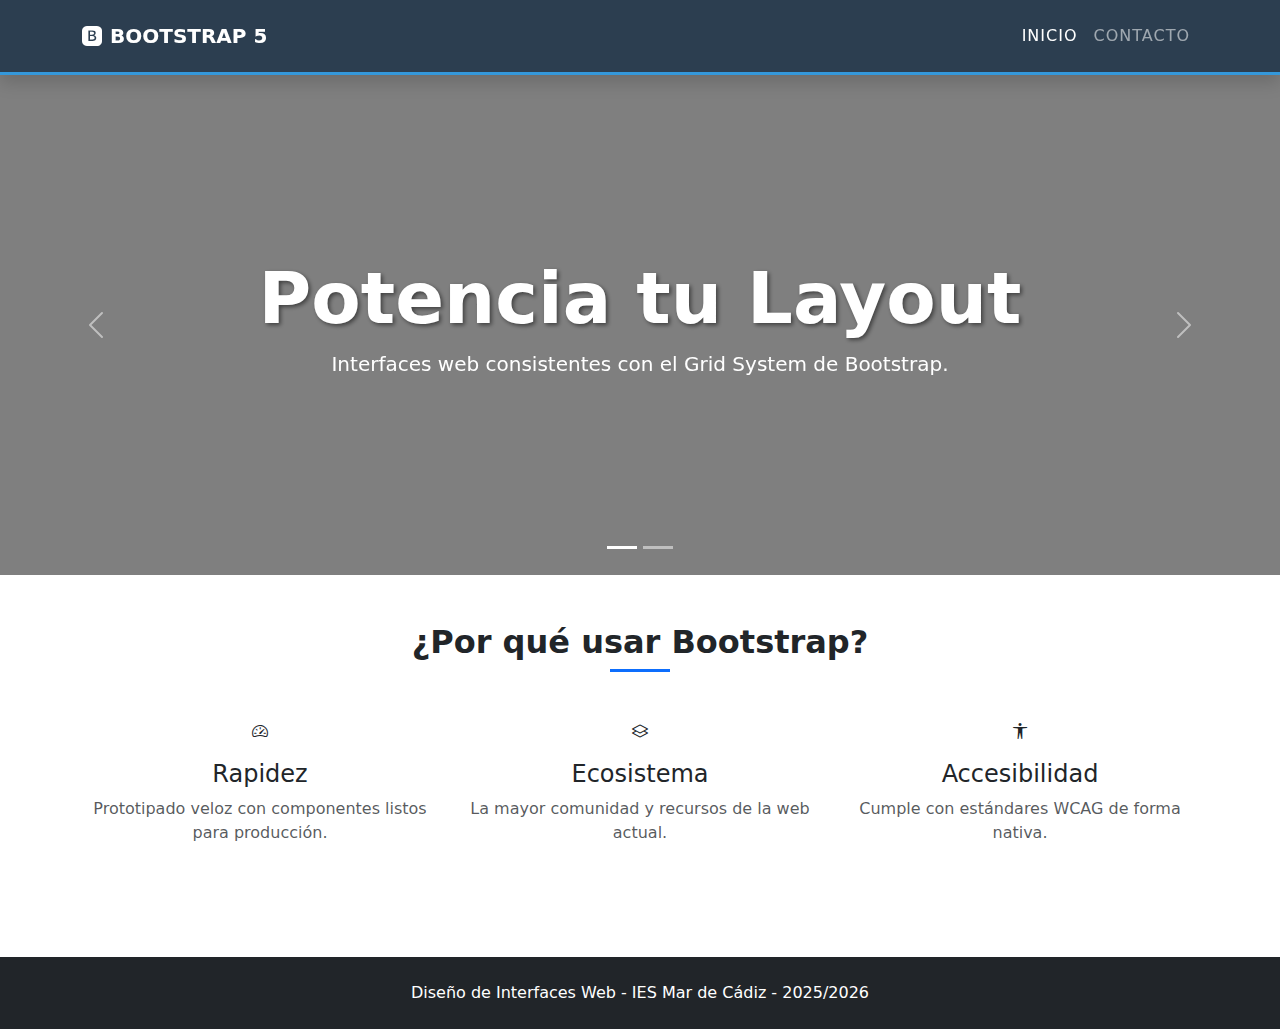
<file: bootstrap.html>
<!DOCTYPE html>
<html lang="es">

<head>
  <meta charset="UTF-8" />
  <meta name="viewport" content="width=device-width, initial-scale=1.0" />
  <title>Bootstrap Pro - IES Mar de Cádiz</title>
  <link href="https://cdn.jsdelivr.net/npm/bootstrap@5.3.3/dist/css/bootstrap.min.css" rel="stylesheet" />
  <link rel="stylesheet" href="https://cdn.jsdelivr.net/npm/bootstrap-icons@1.11.3/font/bootstrap-icons.min.css" />
  <link rel="stylesheet" href="estilos.css" />
</head>

<body>
  <nav class="navbar navbar-expand-lg navbar-dark bg-dark sticky-top shadow">
    <div class="container">
      <a class="navbar-brand fw-bold" href="bootstrap.html"><i class="bi bi-bootstrap-fill me-2"></i>BOOTSTRAP 5</a>
      <button class="navbar-toggler" type="button" data-bs-toggle="collapse" data-bs-target="#mainNav">
        <span class="navbar-toggler-icon"></span>
      </button>
      <div class="collapse navbar-collapse" id="mainNav">
        <ul class="navbar-nav ms-auto">
          <li class="nav-item">
            <a class="nav-link active" href="bootstrap.html">Inicio</a>
          </li>
          <li class="nav-item">
            <a class="nav-link" href="contacto.html">Contacto</a>
          </li>
        </ul>
      </div>
    </div>
  </nav>

  <div id="heroSlider" class="carousel slide" data-bs-ride="carousel">
    <div class="carousel-indicators">
      <button type="button" data-bs-target="#heroSlider" data-bs-slide-to="0" class="active"></button>
      <button type="button" data-bs-target="#heroSlider" data-bs-slide-to="1"></button>
    </div>

    <div class="carousel-inner">
      <div class="carousel-item active"
        style="background: linear-gradient(rgba(0,0,0,0.5), rgba(0,0,0,0.5)), url('https://www.famousbirthdays.com/faces/papriiiii-image.jpg'); background-size: cover; background-position: center;">
        <div class="container d-flex align-items-center justify-content-center text-center" style="min-height: 500px;">
          <div class="text-white">
            <h1 class="display-2 fw-bold">Potencia tu Layout</h1>
            <p class="lead">Interfaces web consistentes con el Grid System de Bootstrap.</p>
          </div>
        </div>
      </div>

      <div class="carousel-item"
        style="background: linear-gradient(rgba(0,0,0,0.5), rgba(0,0,0,0.5)), url('https://media.cnn.com/api/v1/images/stellar/prod/cnne-212344-monkey-selfie.jpeg?c=16x9&q=w_800,c_fill'); background-size: cover; background-position: center;">
        <div class="container d-flex align-items-center justify-content-center text-center" style="min-height: 500px;">
          <div class="text-white">
            <h1 class="display-2 fw-bold">100% Responsivo</h1>
            <p class="lead">Tu contenido se adapta de móviles a monitores Ultrawide.</p>
          </div>
        </div>
      </div>
    </div>

    <button class="carousel-control-prev" type="button" data-bs-target="#heroSlider" data-bs-slide="prev">
      <span class="carousel-control-prev-icon" aria-hidden="true"></span>
      <span class="visually-hidden">Anterior</span>
    </button>
    <button class="carousel-control-next" type="button" data-bs-target="#heroSlider" data-bs-slide="next">
      <span class="carousel-control-next-icon" aria-hidden="true"></span>
      <span class="visually-hidden">Siguiente</span>
    </button>
  </div>

  <section class="container py-5">
    <div class="text-center mb-5">
      <h2 class="fw-bold">¿Por qué usar Bootstrap?</h2>
      <div class="mx-auto bg-primary" style="height: 3px; width: 60px"></div>
    </div>
    <div class="row g-4">
      <div class="col-md-4 text-center">
        <i class="bi bi-speedometer2 feature-icon"></i>
        <h4 class="mt-3">Rapidez</h4>
        <p class="text-muted">
          Prototipado veloz con componentes listos para producción.
        </p>
      </div>
      <div class="col-md-4 text-center">
        <i class="bi bi-layers feature-icon"></i>
        <h4 class="mt-3">Ecosistema</h4>
        <p class="text-muted">
          La mayor comunidad y recursos de la web actual.
        </p>
      </div>
      <div class="col-md-4 text-center">
        <i class="bi bi-universal-access feature-icon"></i>
        <h4 class="mt-3">Accesibilidad</h4>
        <p class="text-muted">Cumple con estándares WCAG de forma nativa.</p>
      </div>
    </div>
  </section>

  <footer class="bg-dark text-white py-4 mt-5">
    <div class="container text-center">
      <p class="mb-0">
        Diseño de Interfaces Web - IES Mar de Cádiz - 2025/2026
      </p>
    </div>
  </footer>

  <script src="https://cdn.jsdelivr.net/npm/bootstrap@5.3.3/dist/js/bootstrap.bundle.min.js"></script>
</body>

</html>
</file>
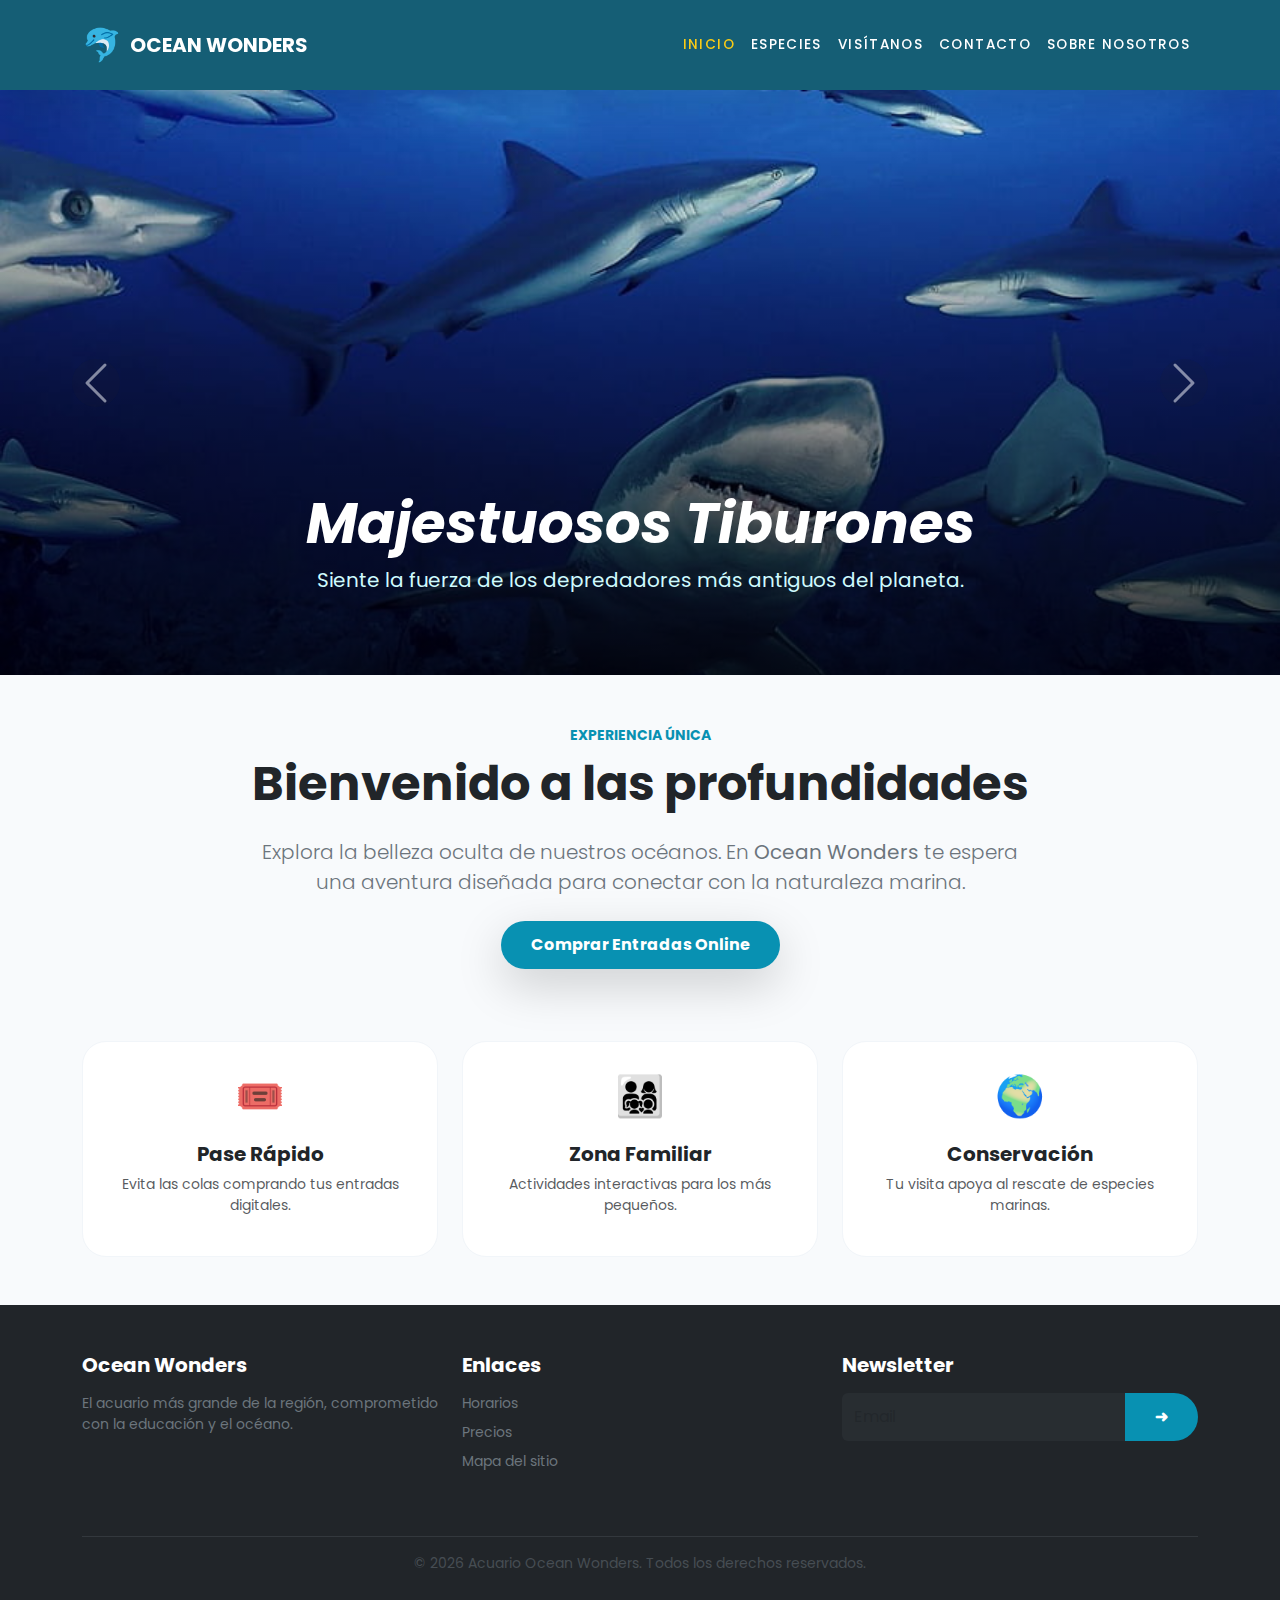
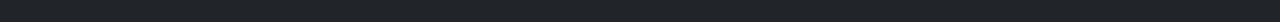
<file: Bootstrap/bootstrap.html>
<!DOCTYPE html>
<html lang="es">

<head>
  <meta charset="utf-8" />
  <meta name="viewport" content="width=device-width, initial-scale=1" />
  <title>Acuario Ocean Wonders - Inicio</title>

  <link href="https://cdn.jsdelivr.net/npm/bootstrap@5.3.2/dist/css/bootstrap.min.css" rel="stylesheet">
  <link href="https://fonts.googleapis.com/css2?family=Poppins:wght@300;400;600;700&display=swap" rel="stylesheet" />

  <style>
    body {
      font-family: 'Poppins', sans-serif;
      background-color: #f8fafc;
    }

    /* Colores personalizados para emular el diseño original */
    .bg-cyan-800 {
      background-color: #155e75 !important;
    }

    .bg-cyan-600 {
      background-color: #0891b2 !important;
    }

    .text-cyan-600 {
      color: #0891b2 !important;
    }

    .text-cyan-100 {
      color: #cffafe !important;
    }

    .btn-cyan {
      background-color: #0891b2;
      color: white;
      border-radius: 50px;
      padding: 12px 30px;
      font-weight: bold;
      border: none;
    }

    .btn-cyan:hover {
      background-color: #0e7490;
      color: white;
      box-shadow: 0 10px 15px -3px rgba(6, 182, 212, 0.2);
    }

    /* Carrusel personalizado */
    .carousel-item {
      height: 65vh;
      min-height: 400px;
    }

    .carousel-item img {
      height: 100%;
      object-fit: cover;
    }

    .overlay-gradiente {
      background: linear-gradient(to top, rgba(0, 0, 0, 0.8) 0%, transparent 100%);
      position: absolute;
      top: 0;
      left: 0;
      right: 0;
      bottom: 0;
      display: flex;
      align-items: flex-end;
      justify-content: center;
      padding-bottom: 4rem;
    }

    /* Navbar styling */
    .nav-link {
      text-transform: uppercase;
      letter-spacing: 0.1em;
      font-size: 0.85rem;
      font-weight: 500;
      color: white !important;
    }

    .nav-link:hover,
    .nav-link.active {
      color: #facc15 !important;
      /* Yellow 400 */
    }

    .card-custom {
      border-radius: 1.5rem;
      border: 1px solid #f1f5f9;
      transition: all 0.3s ease;
    }

    .card-custom:hover {
      box-shadow: 0 10px 15px -3px rgba(0, 0, 0, 0.1);
    }
  </style>
</head>

<body class="d-flex flex-column min-vh-100">

  <nav class="navbar navbar-expand-lg navbar-dark bg-cyan-800 sticky-top shadow-lg py-3">
    <div class="container">
      <a class="navbar-brand d-flex align-items-center" href="#">
        <span class="fs-2 me-2">🐬</span>
        <span class="fw-bold text-uppercase tracking-tighter">Ocean Wonders</span>
      </a>

      <button class="navbar-toggler border-0 shadow-none" type="button" data-bs-toggle="collapse"
        data-bs-target="#navbarNav">
        <span class="navbar-toggler-icon"></span>
      </button>

      <div class="collapse navbar-collapse" id="navbarNav">
        <ul class="navbar-nav ms-auto text-center">
          <li class="nav-item">
            <a class="nav-link active" href="#">Inicio</a>
          </li>
          <li class="nav-item">
            <a class="nav-link" href="#">Especies</a>
          </li>
          <li class="nav-item">
            <a class="nav-link" href="#">Visítanos</a>
          </li>
          <li class="nav-item">
            <a class="nav-link" href="#">Contacto</a>
          </li>
          <li class="nav-item">
            <a class="nav-link" href="#">Sobre Nosotros</a>
          </li>
        </ul>
      </div>
    </div>
  </nav>

  <div id="carouselExample" class="carousel slide carousel-fade" data-bs-ride="carousel">
    <div class="carousel-inner">
      <div class="carousel-item active" data-bs-interval="6000">
        <img src="tiburonesFondo.jpg" class="d-block w-100" alt="Tiburones">
        <div class="overlay-gradiente">
          <div class="text-center px-3">
            <h3 class="display-4 fw-bold text-white fst-italic">Majestuosos Tiburones</h3>
            <p class="text-cyan-100 fs-5">Siente la fuerza de los depredadores más antiguos del planeta.</p>
          </div>
        </div>
      </div>
      <div class="carousel-item" data-bs-interval="6000">
        <img src="arrecifeFondo.jpg" class="d-block w-100" alt="Arrecifes">
        <div class="overlay-gradiente">
          <div class="text-center px-3">
            <h3 class="display-4 fw-bold text-white fst-italic">Arrecifes de Cristal</h3>
            <p class="text-cyan-100 fs-5">Un ecosistema lleno de color y vida microscópica.</p>
          </div>
        </div>
      </div>
    </div>
    <button class="carousel-control-prev" type="button" data-bs-target="#carouselExample" data-bs-slide="prev">
      <span class="carousel-control-prev-icon p-4 bg-dark bg-opacity-25 rounded-circle"></span>
    </button>
    <button class="carousel-control-next" type="button" data-bs-target="#carouselExample" data-bs-slide="next">
      <span class="carousel-control-next-icon p-4 bg-dark bg-opacity-25 rounded-circle"></span>
    </button>
  </div>

  <main class="container py-5 flex-grow-1">

    <section class="text-center mx-auto mb-5" style="max-width: 800px;">
      <span class="text-cyan-600 fw-bold text-uppercase small tracking-widest">Experiencia Única</span>
      <h2 class="display-5 fw-bold text-dark mt-2 mb-4">Bienvenido a las profundidades</h2>
      <p class="lead text-secondary mb-4">
        Explora la belleza oculta de nuestros océanos. En <strong>Ocean Wonders</strong> te espera una aventura diseñada
        para conectar con la naturaleza marina.
      </p>
      <a href="#" class="btn btn-cyan shadow-lg">
        Comprar Entradas Online
      </a>
    </section>

    <div class="row g-4 mt-4">
      <div class="col-md-4">
        <div class="card card-custom h-100 p-4 text-center">
          <div class="fs-1 mb-3">🎟️</div>
          <h4 class="fw-bold h5">Pase Rápido</h4>
          <p class="text-muted small">Evita las colas comprando tus entradas digitales.</p>
        </div>
      </div>
      <div class="col-md-4">
        <div class="card card-custom h-100 p-4 text-center">
          <div class="fs-1 mb-3">👨‍👩‍👧‍👦</div>
          <h4 class="fw-bold h5">Zona Familiar</h4>
          <p class="text-muted small">Actividades interactivas para los más pequeños.</p>
        </div>
      </div>
      <div class="col-md-4">
        <div class="card card-custom h-100 p-4 text-center">
          <div class="fs-1 mb-3">🌍</div>
          <h4 class="fw-bold h5">Conservación</h4>
          <p class="text-muted small">Tu visita apoya al rescate de especies marinas.</p>
        </div>
      </div>
    </div>
  </main>

  <footer class="bg-dark text-secondary py-5 px-3">
    <div class="container">
      <div class="row g-4">
        <div class="col-md-4 text-center text-md-start">
          <h5 class="text-white fw-bold mb-3">Ocean Wonders</h5>
          <p class="small">El acuario más grande de la región, comprometido con la educación y el océano.</p>
        </div>
        <div class="col-md-4 text-center text-md-start">
          <h5 class="text-white fw-bold mb-3">Enlaces</h5>
          <ul class="list-unstyled small">
            <li class="mb-2"><a href="#" class="text-decoration-none text-secondary">Horarios</a></li>
            <li class="mb-2"><a href="#" class="text-decoration-none text-secondary">Precios</a></li>
            <li class="mb-2"><a href="#" class="text-decoration-none text-secondary">Mapa del sitio</a></li>
          </ul>
        </div>
        <div class="col-md-4">
          <h5 class="text-white fw-bold mb-3 text-center text-md-start">Newsletter</h5>
          <div class="input-group">
            <input type="email" class="form-control bg-secondary bg-opacity-10 border-0 text-white shadow-none"
              placeholder="Email">
            <button class="btn btn-cyan" type="button">➜</button>
          </div>
        </div>
      </div>
      <hr class="mt-5 border-secondary">
      <div class="text-center small opacity-50">
        &copy; 2026 Acuario Ocean Wonders. Todos los derechos reservados.
      </div>
    </div>
  </footer>

  <script src="https://cdn.jsdelivr.net/npm/bootstrap@5.3.2/dist/js/bootstrap.bundle.min.js"></script>
</body>

</html>
</file>
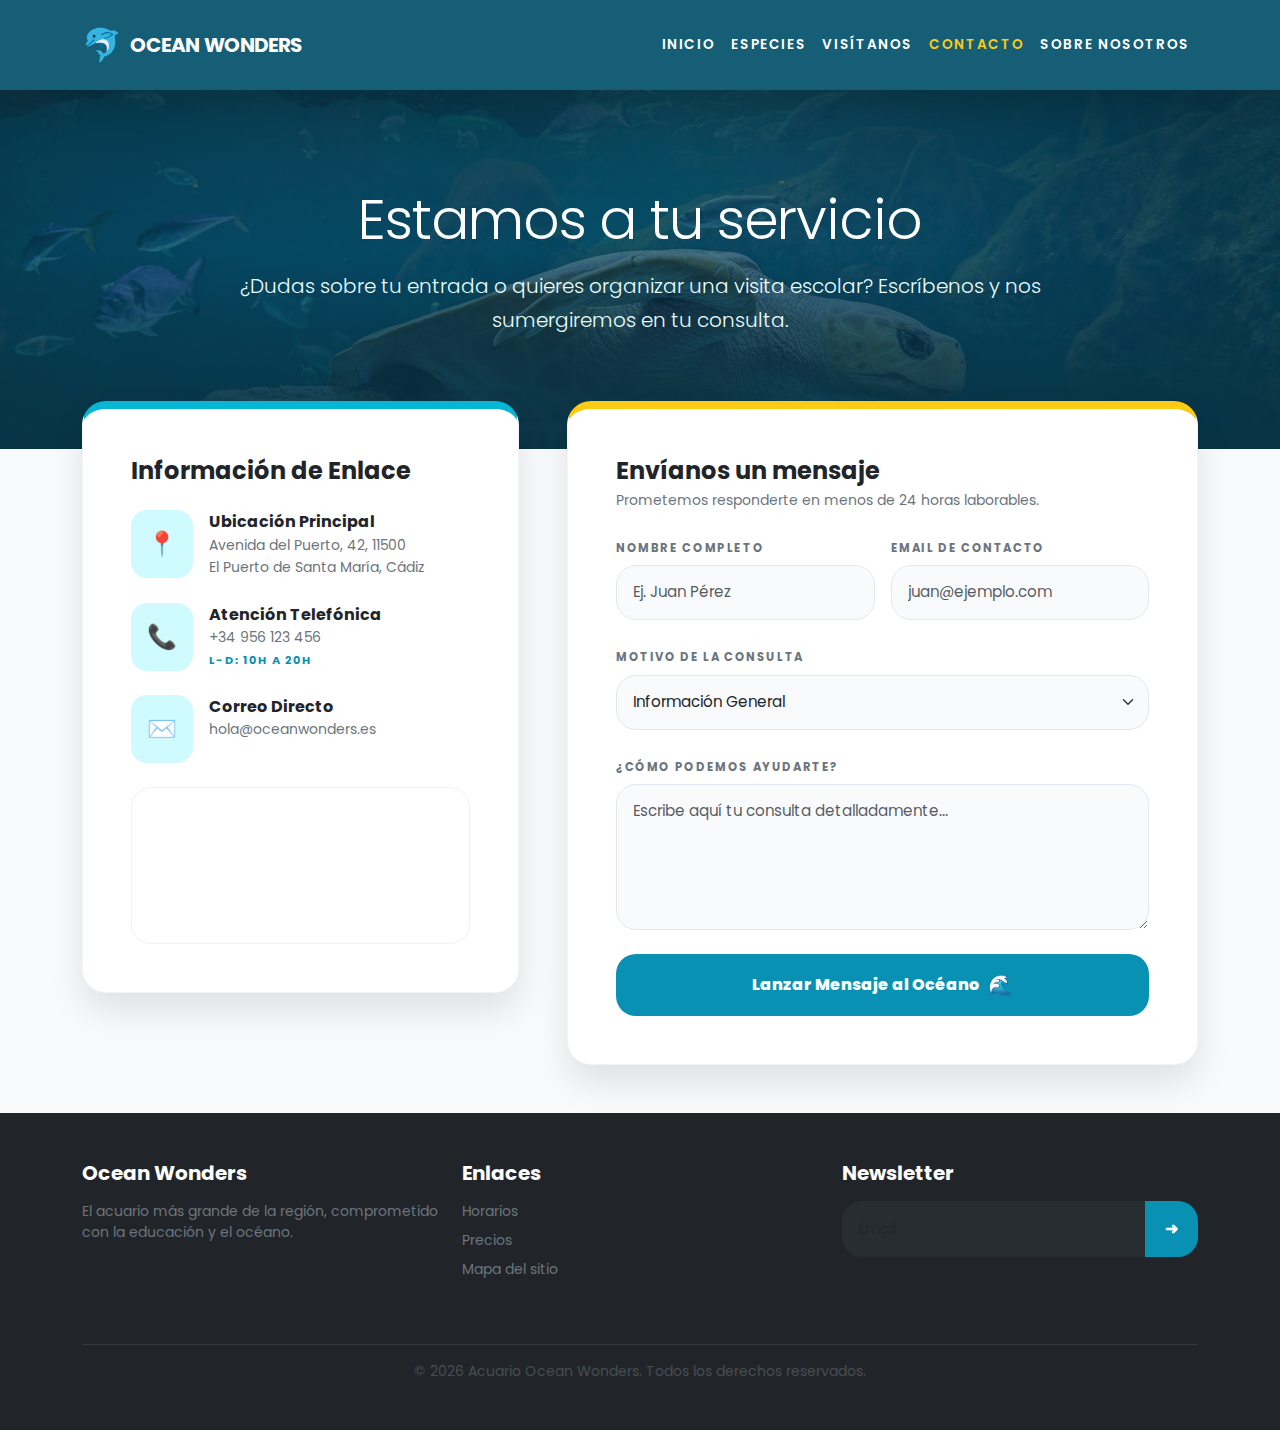
<file: Bootstrap/contacto.html>
<!DOCTYPE html>
<html lang="es">

<head>
  <meta charset="UTF-8" />
  <meta name="viewport" content="width=device-width, initial-scale=1.0" />
  <title>Contacto - Ocean Wonders</title>

  <!-- Bootstrap -->
  <link href="https://cdn.jsdelivr.net/npm/bootstrap@5.3.3/dist/css/bootstrap.min.css" rel="stylesheet" />
  <!-- Fuente -->
  <link href="https://fonts.googleapis.com/css2?family=Poppins:wght@300;400;600;700&display=swap" rel="stylesheet" />

  <style>
    body {
      font-family: 'Poppins', sans-serif;
      background-color: #f8fafc;
    }

    /* Paleta Ocean */
    .bg-cyan-800 {
      background-color: #155e75 !important;
    }

    .bg-cyan-900 {
      background-color: #083344 !important;
    }

    .bg-cyan-600 {
      background-color: #0891b2 !important;
    }

    .text-cyan-50 {
      color: #ecfeff !important;
    }

    .text-cyan-100 {
      color: #cffafe !important;
    }

    /* Navbar links estilo Ocean */
    .nav-link {
      text-transform: uppercase;
      letter-spacing: 0.12em;
      font-size: 0.85rem;
      font-weight: 600;
      color: #fff !important;
    }

    .nav-link:hover,
    .nav-link.active {
      color: #facc15 !important;
    }

    /* HERO con imagen + overlay */
    .hero {
      position: relative;
      padding: 6rem 0;
      overflow: hidden;
      color: #fff;
      background-color: #083344;
    }

    .hero-bg {
      position: absolute;
      inset: 0;
      z-index: 0;
    }

    .hero-bg img {
      width: 100%;
      height: 100%;
      object-fit: cover;
      opacity: 0.40;
    }

    .hero-bg::after {
      content: "";
      position: absolute;
      inset: 0;
      background: linear-gradient(to top, rgba(8, 51, 68, 0.95) 0%, rgba(8, 51, 68, 0.2) 55%, rgba(8, 51, 68, 0.70) 100%);
    }

    .hero .content {
      position: relative;
      z-index: 1;
    }

    /* Tarjetas con borde superior gordito */
    .card-ocean {
      border: 1px solid #f1f5f9;
      border-radius: 1.5rem;
      box-shadow: 0 18px 35px rgba(0, 0, 0, 0.10);
      overflow: hidden;
      transition: all 0.3s ease;
      background: #fff;
    }

    .card-ocean:hover {
      transform: translateY(-4px);
      box-shadow: 0 22px 45px rgba(0, 0, 0, 0.13);
    }

    .top-accent-cyan {
      border-top: 8px solid #06b6d4;
    }

    .top-accent-yellow {
      border-top: 8px solid #facc15;
    }

    /* Inputs estilo soft */
    .form-control,
    .form-select {
      background-color: #f8fafc;
      border: 1px solid #e2e8f0;
      border-radius: 1.25rem;
      padding: 0.95rem 1rem;
      font-size: 0.95rem;
    }

    .form-control:focus,
    .form-select:focus {
      border-color: #0891b2;
      box-shadow: 0 0 0 .25rem rgba(8, 145, 178, 0.15);
      background-color: #fff;
    }

    /* Botón principal */
    .btn-cyan {
      background-color: #0891b2;
      color: white;
      border: none;
      border-radius: 1.25rem;
      padding: 1rem 1.25rem;
      font-weight: 800;
      transition: all 0.3s ease;
    }

    .btn-cyan:hover {
      background-color: #0e7490;
      color: white;
      box-shadow: 0 18px 40px rgba(6, 182, 212, 0.25);
      transform: translateY(-2px);
    }

    /* “Mapa” con escala y gris */
    .map-wrap {
      border-radius: 1.25rem;
      overflow: hidden;
      box-shadow: inset 0 0 0 1px rgba(0, 0, 0, 0.05);
    }

    .map-wrap img {
      width: 100%;
      height: 170px;
      object-fit: cover;
      filter: grayscale(1);
      transition: all 0.7s ease;
    }

    .map-wrap:hover img {
      filter: grayscale(0);
      transform: scale(1.08);
    }

    /* Ajuste de “subida” del contenido (como -mt-12 en Tailwind) */
    .lift-up {
      margin-top: -3rem;
      position: relative;
      z-index: 2;
    }
  </style>
</head>

<body class="d-flex flex-column min-vh-100">

  <!-- NAVBAR -->
  <header class="bg-cyan-800 text-white sticky-top shadow-lg">
    <nav class="navbar navbar-expand-lg navbar-dark bg-cyan-800">
      <div class="container py-2">
        <a class="navbar-brand d-flex align-items-center gap-2" href="bootstrap.html">
          <span class="fs-2">🐬</span>
          <span class="fw-bold text-uppercase" style="letter-spacing:-0.02em;">Ocean Wonders</span>
        </a>

        <button class="navbar-toggler border-0 shadow-none" type="button" data-bs-toggle="collapse"
          data-bs-target="#menu" aria-controls="menu" aria-expanded="false" aria-label="Abrir menú">
          <span class="navbar-toggler-icon"></span>
        </button>

        <div class="collapse navbar-collapse" id="menu">
          <ul class="navbar-nav ms-auto text-center">
            <li class="nav-item"><a class="nav-link" href="bootstrap.html">Inicio</a></li>
            <li class="nav-item"><a class="nav-link" href="especies.html">Especies</a></li>
            <li class="nav-item"><a class="nav-link" href="visitanos.html">Visítanos</a></li>
            <li class="nav-item"><a class="nav-link active" href="contacto.html">Contacto</a></li>
            <li class="nav-item"><a class="nav-link" href="sobre-nosotros.html">Sobre Nosotros</a></li>
          </ul>
        </div>
      </div>
    </nav>
  </header>

  <!-- HERO -->
  <section class="hero">
    <div class="hero-bg">
      <img src="fondoTortuga.jpg" alt="Fondo Marino">
    </div>

    <div class="content">
      <div class="container text-center px-4">
        <h2 class="display-4 fw-extrabold mb-3" style="letter-spacing:-0.02em;">
          Estamos a tu servicio
        </h2>
        <p class="text-cyan-50 mx-auto fs-5 fw-light" style="max-width: 900px; line-height: 1.7;">
          ¿Dudas sobre tu entrada o quieres organizar una visita escolar?
          Escríbenos y nos sumergiremos en tu consulta.
        </p>
      </div>
    </div>
  </section>

  <!-- CONTENIDO -->
  <main class="container flex-grow-1 lift-up mb-5">
    <div class="row g-4 g-lg-5 align-items-start">

      <!-- Info -->
      <div class="col-lg-5">
        <div class="card-ocean top-accent-cyan p-4 p-md-5">
          <h3 class="h4 fw-bold text-dark mb-4">Información de Enlace</h3>

          <div class="d-flex flex-column gap-4">
            <div class="d-flex gap-3 align-items-start">
              <div class="rounded-4 p-3" style="background:#cffafe; font-size:1.5rem;">📍</div>
              <div>
                <div class="fw-bold text-dark">Ubicación Principal</div>
                <div class="text-secondary small" style="line-height:1.6;">
                  Avenida del Puerto, 42, 11500<br>
                  El Puerto de Santa María, Cádiz
                </div>
              </div>
            </div>

            <div class="d-flex gap-3 align-items-start">
              <div class="rounded-4 p-3" style="background:#cffafe; font-size:1.5rem;">📞</div>
              <div>
                <div class="fw-bold text-dark">Atención Telefónica</div>
                <div class="text-secondary small">+34 956 123 456</div>
                <div class="small fw-bold text-uppercase mt-1"
                  style="color:#0891b2; letter-spacing:0.12em; font-size:0.7rem;">
                  L-D: 10h a 20h
                </div>
              </div>
            </div>

            <div class="d-flex gap-3 align-items-start">
              <div class="rounded-4 p-3" style="background:#cffafe; font-size:1.5rem;">✉️</div>
              <div>
                <div class="fw-bold text-dark">Correo Directo</div>
                <div class="text-secondary small">hola@oceanwonders.es</div>
              </div>
            </div>
          </div>

          <div class="mt-4 map-wrap">
            <iframe
              src="
            https://www.google.com/maps/embed?pb=!1m18!1m12!1m3!1d6272.251508068092!2d-3.6921698848911246!3d38.18375292030605!2m3!1f0!2f0!3f0!3m2!1i1024!2i768!4f13.1!3m3!1m2!1s0xd6e9e99ed5290c1%3A0x3a15d3cf3f7c22d!2zMjMyMTAgR3VhcnJvbcOhbiwgSmHDqW4!5e0!3m2!1ses!2ses!4v1768383221702!5m2!1ses!2ses"
              width="100%" height="100%" style="border:0;" allowfullscreen="true" loading="lazy"
              referrerpolicy="no-referrer-when-downgrade"></iframe>
          </div>
        </div>
      </div>

      <!-- Form -->
      <div class="col-lg-7">
        <div class="card-ocean top-accent-yellow p-4 p-md-5">
          <h3 class="h4 fw-bold text-dark mb-1">Envíanos un mensaje</h3>
          <p class="text-secondary small mb-4">Prometemos responderte en menos de 24 horas laborables.</p>

          <form action="#" class="vstack gap-4">
            <div class="row g-3">
              <div class="col-md-6">
                <label for="nombre" class="form-label text-uppercase fw-bold text-secondary"
                  style="letter-spacing:0.14em; font-size:0.72rem;">Nombre Completo</label>
                <input type="text" id="nombre" class="form-control" placeholder="Ej. Juan Pérez">
              </div>

              <div class="col-md-6">
                <label for="email" class="form-label text-uppercase fw-bold text-secondary"
                  style="letter-spacing:0.14em; font-size:0.72rem;">Email de contacto</label>
                <input type="email" id="email" class="form-control" placeholder="juan@ejemplo.com">
              </div>
            </div>

            <div>
              <label for="asunto" class="form-label text-uppercase fw-bold text-secondary"
                style="letter-spacing:0.14em; font-size:0.72rem;">Motivo de la consulta</label>
              <select id="asunto" class="form-select">
                <option>Información General</option>
                <option>Reserva de Grupos o Colegios</option>
                <option>Prensa y Comunicación</option>
                <option>Trabaja con Nosotros</option>
              </select>
            </div>

            <div>
              <label for="mensaje" class="form-label text-uppercase fw-bold text-secondary"
                style="letter-spacing:0.14em; font-size:0.72rem;">¿Cómo podemos ayudarte?</label>
              <textarea id="mensaje" rows="5" class="form-control"
                placeholder="Escribe aquí tu consulta detalladamente..."></textarea>
            </div>

            <button type="submit" class="btn btn-cyan w-100 d-flex align-items-center justify-content-center gap-2">
              <span>Lanzar Mensaje al Océano</span>
              <span class="fs-5">🌊</span>
            </button>
          </form>
        </div>
      </div>

    </div>
  </main>

  <!-- FOOTER -->
  <footer class="bg-dark text-secondary py-5 px-3">
    <div class="container">
      <div class="row g-4">
        <div class="col-md-4 text-center text-md-start">
          <h5 class="text-white fw-bold mb-3">Ocean Wonders</h5>
          <p class="small">El acuario más grande de la región, comprometido con la educación y el océano.</p>
        </div>
        <div class="col-md-4 text-center text-md-start">
          <h5 class="text-white fw-bold mb-3">Enlaces</h5>
          <ul class="list-unstyled small">
            <li class="mb-2"><a href="#" class="text-decoration-none text-secondary">Horarios</a></li>
            <li class="mb-2"><a href="#" class="text-decoration-none text-secondary">Precios</a></li>
            <li class="mb-2"><a href="#" class="text-decoration-none text-secondary">Mapa del sitio</a></li>
          </ul>
        </div>
        <div class="col-md-4">
          <h5 class="text-white fw-bold mb-3 text-center text-md-start">Newsletter</h5>
          <div class="input-group">
            <input type="email" class="form-control bg-secondary bg-opacity-10 border-0 text-white shadow-none"
              placeholder="Email">
            <button class="btn btn-cyan" type="button">➜</button>
          </div>
        </div>
      </div>
      <hr class="mt-5 border-secondary">
      <div class="text-center small opacity-50">
        &copy; 2026 Acuario Ocean Wonders. Todos los derechos reservados.
      </div>
    </div>
  </footer>

  <script src="https://cdn.jsdelivr.net/npm/bootstrap@5.3.3/dist/js/bootstrap.bundle.min.js"></script>
</body>

</html>
</file>
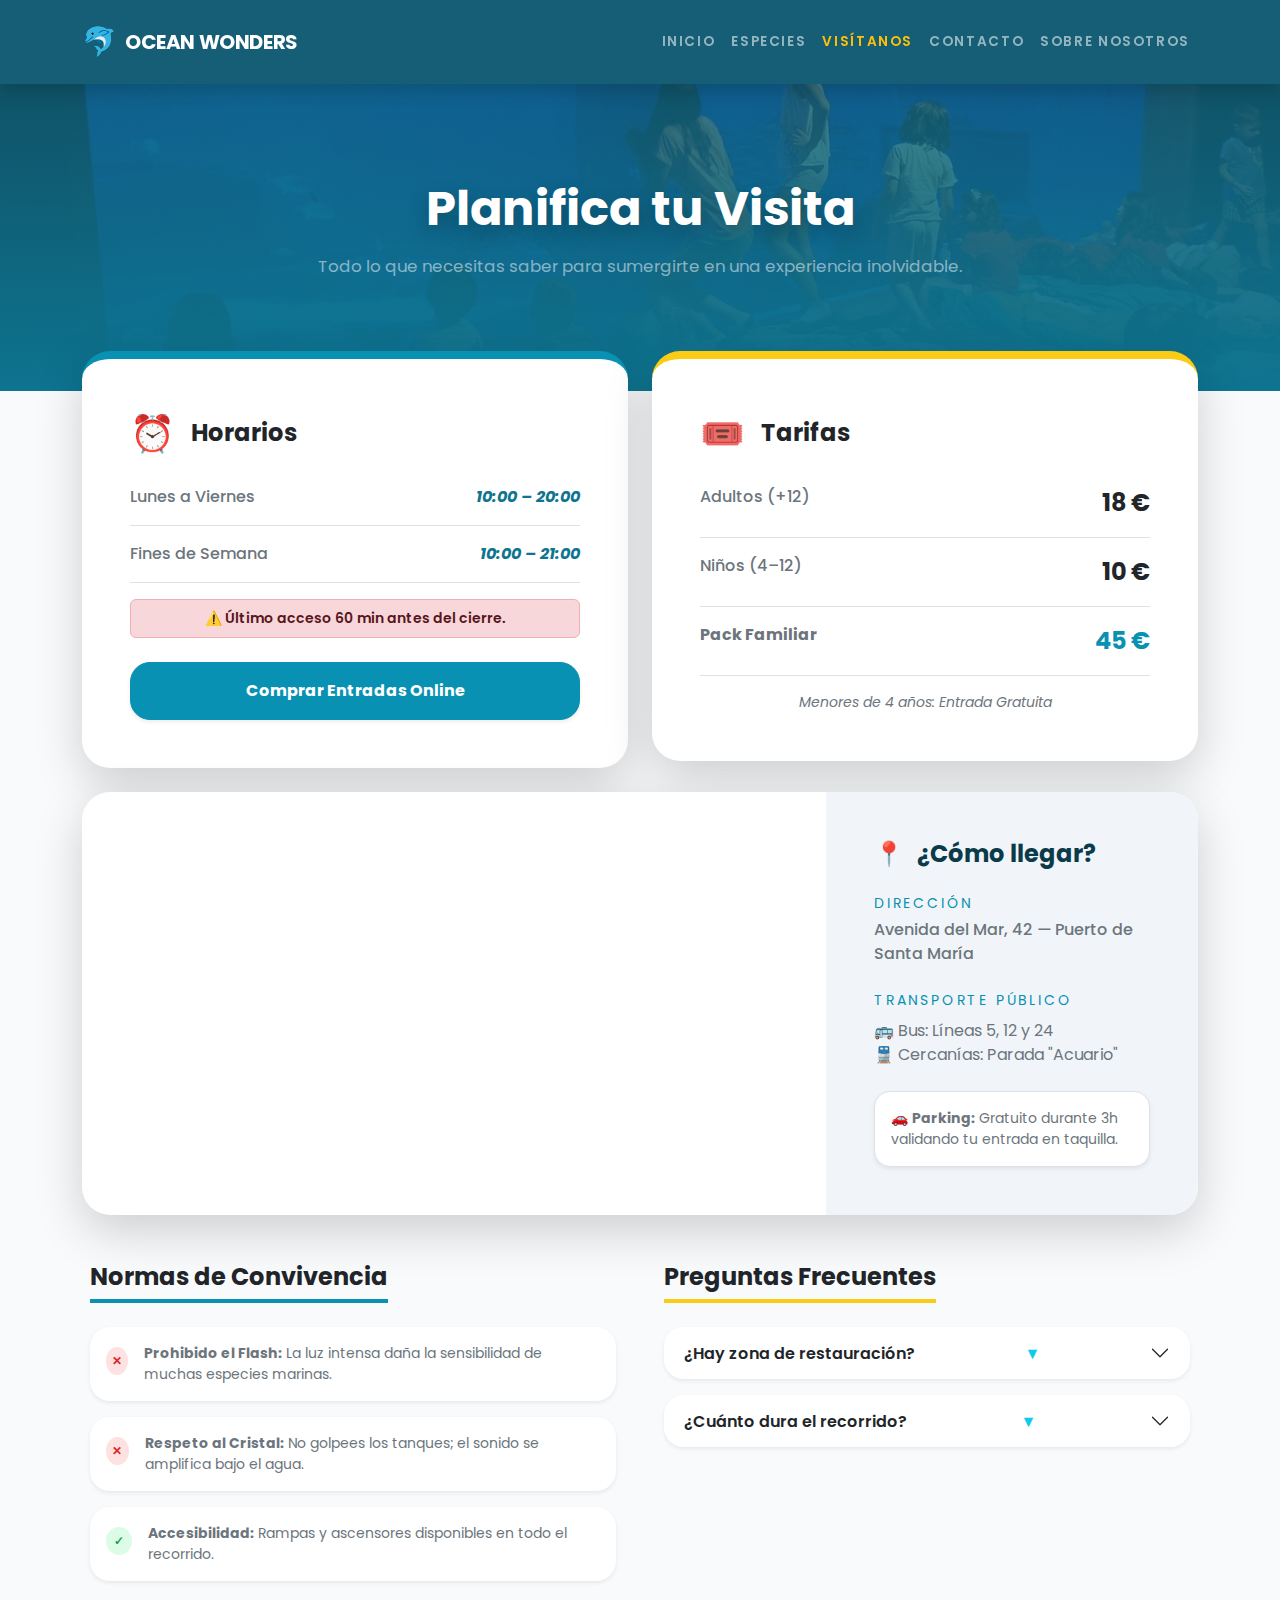
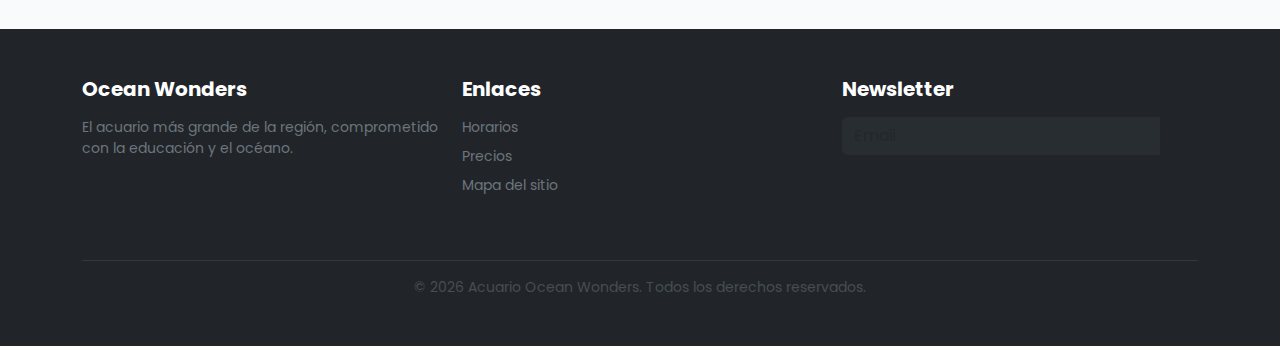
<file: Bootstrap/visitanos.html>
<!-- visitanos.html (BOOTSTRAP) -->
<!DOCTYPE html>
<html lang="es">

<head>
  <meta charset="utf-8" />
  <meta name="viewport" content="width=device-width,initial-scale=1" />
  <title>Acuario Ocean Wonders - Visítanos</title>

  <!-- Bootstrap 5.3 -->
  <link href="https://cdn.jsdelivr.net/npm/bootstrap@5.3.3/dist/css/bootstrap.min.css" rel="stylesheet" />

  <!-- Font -->
  <link href="https://fonts.googleapis.com/css2?family=Poppins:wght@300;400;600;700&display=swap" rel="stylesheet" />

  <style>
    :root {
      --ocean-900: #0b3b4b;
      --ocean-800: #155e75;
      --ocean-700: #0e7490;
      --ocean-600: #0891b2;
    }

    body {
      font-family: 'Poppins', sans-serif;
      background-color: #f8fafc;
    }

    .bg-ocean-800 {
      background: var(--ocean-800) !important;
    }

    .bg-ocean-700 {
      background: var(--ocean-700) !important;
    }

    .btn-ocean {
      background: var(--ocean-600);
      border-color: var(--ocean-600);
      color: #fff;
      font-weight: 700;
    }

    .btn-ocean:hover {
      background: var(--ocean-700);
      border-color: var(--ocean-700);
      color: #fff;
    }

    .hero {
      position: relative;
      overflow: hidden;
    }

    .hero .hero-bg {
      position: absolute;
      inset: 0;
      z-index: 0;
    }

    .hero .hero-bg img {
      width: 100%;
      height: 100%;
      object-fit: cover;
      opacity: .40;
    }

    .hero .hero-overlay {
      position: absolute;
      inset: 0;
      background: linear-gradient(to bottom, rgba(21, 94, 117, .55), rgba(14, 116, 144, 1));
    }

    .hero .hero-content {
      position: relative;
      z-index: 1;
    }

    .card-lift {
      transition: transform .2s ease;
    }

    .card-lift:hover {
      transform: translateY(-4px);
    }

    .top-border-ocean {
      border-top: .5rem solid var(--ocean-600) !important;
    }

    .top-border-yellow {
      border-top: .5rem solid #facc15 !important;
    }

    .round-3xl {
      border-radius: 1.75rem !important;
    }

    .round-2xl {
      border-radius: 1.25rem !important;
    }

    .faq-chevron {
      transition: transform .2s ease;
    }

    .accordion-button:not(.collapsed) .faq-chevron {
      transform: rotate(180deg);
    }
  </style>
</head>

<body class="text-dark min-vh-100 d-flex flex-column">

  <!-- NAVBAR -->
  <nav class="navbar navbar-expand-lg navbar-dark bg-ocean-800 sticky-top shadow">
    <div class="container py-2">
      <a class="navbar-brand d-flex align-items-center gap-2" href="bootstrap.html">
        <span style="font-size:1.75rem">🐬</span>
        <span class="fw-bold text-uppercase" style="letter-spacing:-.02em">Ocean Wonders</span>
      </a>

      <button class="navbar-toggler" type="button" data-bs-toggle="collapse" data-bs-target="#menu" aria-controls="menu"
        aria-expanded="false" aria-label="Abrir menú">
        <span class="navbar-toggler-icon"></span>
      </button>

      <div id="menu" class="collapse navbar-collapse">
        <ul class="navbar-nav ms-auto text-uppercase fw-semibold text-center"
          style="letter-spacing:.12em;font-size:.85rem">
          <li class="nav-item"><a class="nav-link" href="bootstrap.html">Inicio</a></li>
          <li class="nav-item"><a class="nav-link" href="especies.html">Especies</a></li>
          <li class="nav-item"><a class="nav-link active text-warning" aria-current="page"
              href="visitanos.html">Visítanos</a></li>
          <li class="nav-item"><a class="nav-link" href="contacto.html">Contacto</a></li>
          <li class="nav-item"><a class="nav-link" href="sobre-nosotros.html">Sobre Nosotros</a></li>
        </ul>
      </div>
    </div>
  </nav>

  <!-- HERO -->
  <header class="hero bg-ocean-700 text-white text-center py-5">
    <div class="hero-bg">
      <img src="fondoFamilia.jpg" alt="Fondo Familia">
      <div class="hero-overlay"></div>
    </div>

    <div class="container hero-content py-5">
      <h2 class="display-5 fw-bold mb-3" style="text-shadow:0 8px 20px rgba(0,0,0,.25)">Planifica tu Visita</h2>
      <p class="text-white-50 mx-auto" style="max-width: 42rem; font-size: 1.05rem;">
        Todo lo que necesitas saber para sumergirte en una experiencia inolvidable.
      </p>
    </div>
  </header>

  <main class="container flex-grow-1 position-relative" style="margin-top:-2.5rem; z-index: 2;">
    <!-- TARJETAS -->
    <section class="row g-4 mb-4">
      <!-- Horarios -->
      <div class="col-12 col-md-6">
        <div class="card shadow-lg border-0 top-border-ocean round-3xl card-lift">
          <div class="card-body p-4 p-lg-5">
            <div class="d-flex align-items-center mb-4">
              <div class="me-3" style="font-size:2.25rem;">⏰</div>
              <h3 class="h4 fw-bold mb-0">Horarios</h3>
            </div>

            <div class="d-flex justify-content-between border-bottom pb-3 mb-3">
              <span class="text-secondary fw-medium">Lunes a Viernes</span>
              <span class="fw-bold fst-italic" style="color:var(--ocean-700)">10:00 – 20:00</span>
            </div>

            <div class="d-flex justify-content-between border-bottom pb-3 mb-3">
              <span class="text-secondary fw-medium">Fines de Semana</span>
              <span class="fw-bold fst-italic" style="color:var(--ocean-700)">10:00 – 21:00</span>
            </div>

            <div class="alert alert-danger py-2 text-center small fw-semibold mb-4">
              ⚠️ Último acceso 60 min antes del cierre.
            </div>

            <button class="btn btn-ocean w-100 py-3 round-2xl shadow-sm">
              Comprar Entradas Online
            </button>
          </div>
        </div>
      </div>

      <!-- Tarifas -->
      <div class="col-12 col-md-6">
        <div class="card shadow-lg border-0 top-border-yellow round-3xl card-lift">
          <div class="card-body p-4 p-lg-5">
            <div class="d-flex align-items-center mb-4">
              <div class="me-3" style="font-size:2.25rem;">🎟️</div>
              <h3 class="h4 fw-bold mb-0">Tarifas</h3>
            </div>

            <div class="d-flex justify-content-between border-bottom pb-3 mb-3">
              <span class="text-secondary fw-medium">Adultos (+12)</span>
              <span class="fw-bold fs-4">18 €</span>
            </div>

            <div class="d-flex justify-content-between border-bottom pb-3 mb-3">
              <span class="text-secondary fw-medium">Niños (4–12)</span>
              <span class="fw-bold fs-4">10 €</span>
            </div>

            <div class="d-flex justify-content-between border-bottom pb-3 mb-3">
              <span class="fw-bold text-secondary">Pack Familiar</span>
              <span class="fw-bold fs-4" style="color:var(--ocean-600)">45 €</span>
            </div>

            <p class="text-secondary small fst-italic text-center mb-0">Menores de 4 años: Entrada Gratuita</p>
          </div>
        </div>
      </div>
    </section>

    <!-- MAPA / COMO LLEGAR -->
    <section class="card shadow-lg border-0 overflow-hidden round-3xl mb-5">
      <div class="row g-0">
        <div class="col-12 col-lg-8 position-relative" style="min-height: 320px;">
          <iframe
            src="
            https://www.google.com/maps/embed?pb=!1m18!1m12!1m3!1d6272.251508068092!2d-3.6921698848911246!3d38.18375292030605!2m3!1f0!2f0!3f0!3m2!1i1024!2i768!4f13.1!3m3!1m2!1s0xd6e9e99ed5290c1%3A0x3a15d3cf3f7c22d!2zMjMyMTAgR3VhcnJvbcOhbiwgSmHDqW4!5e0!3m2!1ses!2ses!4v1768383221702!5m2!1ses!2ses"
            width="100%" height="100%" style="border:0;" allowfullscreen="true" loading="lazy"
            referrerpolicy="no-referrer-when-downgrade"></iframe>
        </div>

        <div class="col-12 col-lg-4" style="background:#f1f5f9;">
          <div class="p-4 p-lg-5">
            <h3 class="h4 fw-bold mb-4" style="color:var(--ocean-900)">
              <span class="me-2">📍</span> ¿Cómo llegar?
            </h3>

            <div class="mb-4">
              <div class="text-uppercase fw-black small mb-1" style="letter-spacing:.2em; color:var(--ocean-600);">
                Dirección
              </div>
              <div class="fw-medium text-secondary">Avenida del Mar, 42 — Puerto de Santa María</div>
            </div>

            <div class="mb-4">
              <div class="text-uppercase fw-black small mb-2" style="letter-spacing:.2em; color:var(--ocean-600);">
                Transporte Público
              </div>
              <ul class="list-unstyled text-secondary mb-0">
                <li>🚌 Bus: Líneas 5, 12 y 24</li>
                <li>🚆 Cercanías: Parada "Acuario"</li>
              </ul>
            </div>

            <div class="bg-white border rounded-4 p-3 shadow-sm">
              <div class="text-secondary small">
                🚗 <strong>Parking:</strong> Gratuito durante 3h validando tu entrada en taquilla.
              </div>
            </div>
          </div>
        </div>
      </div>
    </section>

    <!-- NORMAS + FAQ -->
    <section class="row g-4 g-lg-5 mb-5 px-2">
      <!-- Normas -->
      <div class="col-12 col-md-6">
        <h3 class="h4 fw-bold mb-4 d-inline-block border-bottom border-4 pb-2"
          style="border-color: var(--ocean-600)!important;">
          Normas de Convivencia
        </h3>

        <div class="vstack gap-3">
          <div class="d-flex align-items-start bg-white p-3 round-2xl shadow-sm">
            <div class="me-3 mt-1 rounded-circle d-flex align-items-center justify-content-center"
              style="width:28px;height:28px;background:#fee2e2;color:#dc2626;font-weight:800;font-size:12px;">
              ✕
            </div>
            <p class="text-secondary small mb-0">
              <strong>Prohibido el Flash:</strong> La luz intensa daña la sensibilidad de muchas especies marinas.
            </p>
          </div>

          <div class="d-flex align-items-start bg-white p-3 round-2xl shadow-sm">
            <div class="me-3 mt-1 rounded-circle d-flex align-items-center justify-content-center"
              style="width:28px;height:28px;background:#fee2e2;color:#dc2626;font-weight:800;font-size:12px;">
              ✕
            </div>
            <p class="text-secondary small mb-0">
              <strong>Respeto al Cristal:</strong> No golpees los tanques; el sonido se amplifica bajo el agua.
            </p>
          </div>

          <div class="d-flex align-items-start bg-white p-3 round-2xl shadow-sm">
            <div class="me-3 mt-1 rounded-circle d-flex align-items-center justify-content-center"
              style="width:28px;height:28px;background:#dcfce7;color:#16a34a;font-weight:800;font-size:12px;">
              ✓
            </div>
            <p class="text-secondary small mb-0">
              <strong>Accesibilidad:</strong> Rampas y ascensores disponibles en todo el recorrido.
            </p>
          </div>
        </div>
      </div>

      <!-- FAQ -->
      <div class="col-12 col-md-6">
        <h3 class="h4 fw-bold mb-4 d-inline-block border-bottom border-4 pb-2" style="border-color:#facc15!important;">
          Preguntas Frecuentes
        </h3>

        <div class="accordion" id="faq">
          <div class="accordion-item border-0 shadow-sm round-2xl mb-3 overflow-hidden">
            <h2 class="accordion-header">
              <button class="accordion-button collapsed fw-semibold" type="button" data-bs-toggle="collapse"
                data-bs-target="#faq1" aria-expanded="false" aria-controls="faq1">
                ¿Hay zona de restauración?
                <span class="ms-auto text-info faq-chevron">▼</span>
              </button>
            </h2>
            <div id="faq1" class="accordion-collapse collapse" data-bs-parent="#faq">
              <div class="accordion-body text-secondary small" style="background: rgba(241,245,249,.6);">
                Sí, disponemos de la Cafetería "Coral" y una zona de picnic habilitada para familias.
              </div>
            </div>
          </div>

          <div class="accordion-item border-0 shadow-sm round-2xl mb-3 overflow-hidden">
            <h2 class="accordion-header">
              <button class="accordion-button collapsed fw-semibold" type="button" data-bs-toggle="collapse"
                data-bs-target="#faq2" aria-expanded="false" aria-controls="faq2">
                ¿Cuánto dura el recorrido?
                <span class="ms-auto text-info faq-chevron">▼</span>
              </button>
            </h2>
            <div id="faq2" class="accordion-collapse collapse" data-bs-parent="#faq">
              <div class="accordion-body text-secondary small" style="background: rgba(241,245,249,.6);">
                La duración media es de 2 horas, pero puedes quedarte todo el tiempo que desees hasta el cierre.
              </div>
            </div>
          </div>
        </div>

      </div>
    </section>
  </main>

  <!-- FOOTER -->
  <footer class="bg-dark text-secondary py-5 px-3">
    <div class="container">
      <div class="row g-4">
        <div class="col-md-4 text-center text-md-start">
          <h5 class="text-white fw-bold mb-3">Ocean Wonders</h5>
          <p class="small">El acuario más grande de la región, comprometido con la educación y el océano.</p>
        </div>
        <div class="col-md-4 text-center text-md-start">
          <h5 class="text-white fw-bold mb-3">Enlaces</h5>
          <ul class="list-unstyled small">
            <li class="mb-2"><a href="#" class="text-decoration-none text-secondary">Horarios</a></li>
            <li class="mb-2"><a href="#" class="text-decoration-none text-secondary">Precios</a></li>
            <li class="mb-2"><a href="#" class="text-decoration-none text-secondary">Mapa del sitio</a></li>
          </ul>
        </div>
        <div class="col-md-4">
          <h5 class="text-white fw-bold mb-3 text-center text-md-start">Newsletter</h5>
          <div class="input-group">
            <input type="email" class="form-control bg-secondary bg-opacity-10 border-0 text-white shadow-none"
              placeholder="Email">
            <button class="btn btn-cyan" type="button">➜</button>
          </div>
        </div>
      </div>
      <hr class="mt-5 border-secondary">
      <div class="text-center small opacity-50">
        &copy; 2026 Acuario Ocean Wonders. Todos los derechos reservados.
      </div>
    </div>
  </footer>

  <!-- Bootstrap JS -->
  <script src="https://cdn.jsdelivr.net/npm/bootstrap@5.3.3/dist/js/bootstrap.bundle.min.js"></script>
</body>

</html>
</file>
<file: estilos.css>
/* 1. Variables personalizadas para cambiar el color corporativo de Bootstrap */
:root {
    --color-primario: #2c3e50;
    /* Un azul noche más elegante */
    --color-acento: #3498db;
    --transicion: all 0.3s ease-in-out;
}

/* 2. Mejora del Navbar */
.navbar {
    background-color: var(--color-primario) !important;
    border-bottom: 3px solid var(--color-acento);
    padding: 1rem 0;
}

.nav-link {
    font-weight: 500;
    text-transform: uppercase;
    letter-spacing: 1px;
    transition: var(--transicion);
}

.nav-link:hover {
    color: var(--color-acento) !important;
}

/* 3. Personalización de las Cards (Tarjetas) */
.card {
    border: none;
    border-radius: 15px;
    overflow: hidden;
    transition: var(--transicion);
}

/* Efecto de elevación al pasar el ratón */
.card:hover {
    transform: translateY(-12px);
    box-shadow: 0 15px 30px rgba(0, 0, 0, 0.15);
}

/* 4. Estilo para el Hero/Carrusel */
.carousel-item {
    background: linear-gradient(rgba(44, 62, 80, 0.8), rgba(44, 62, 80, 0.8)),
        url('https://images.unsplash.com/photo-1517694712202-14dd9538aa97?auto=format&fit=crop&w=1350&q=80');
    background-size: cover;
    background-position: center;
    min-height: 450px;
}

.display-2 {
    text-shadow: 2px 2px 4px rgba(0, 0, 0, 0.5);
}

/* 5. Botones personalizados */
.btn-primary {
    background-color: var(--color-acento);
    border: none;
    padding: 12px 30px;
    border-radius: 50px;
    font-weight: 600;
}

.btn-primary:hover {
    background-color: #2980b9;
    transform: scale(1.05);
}
</file>
